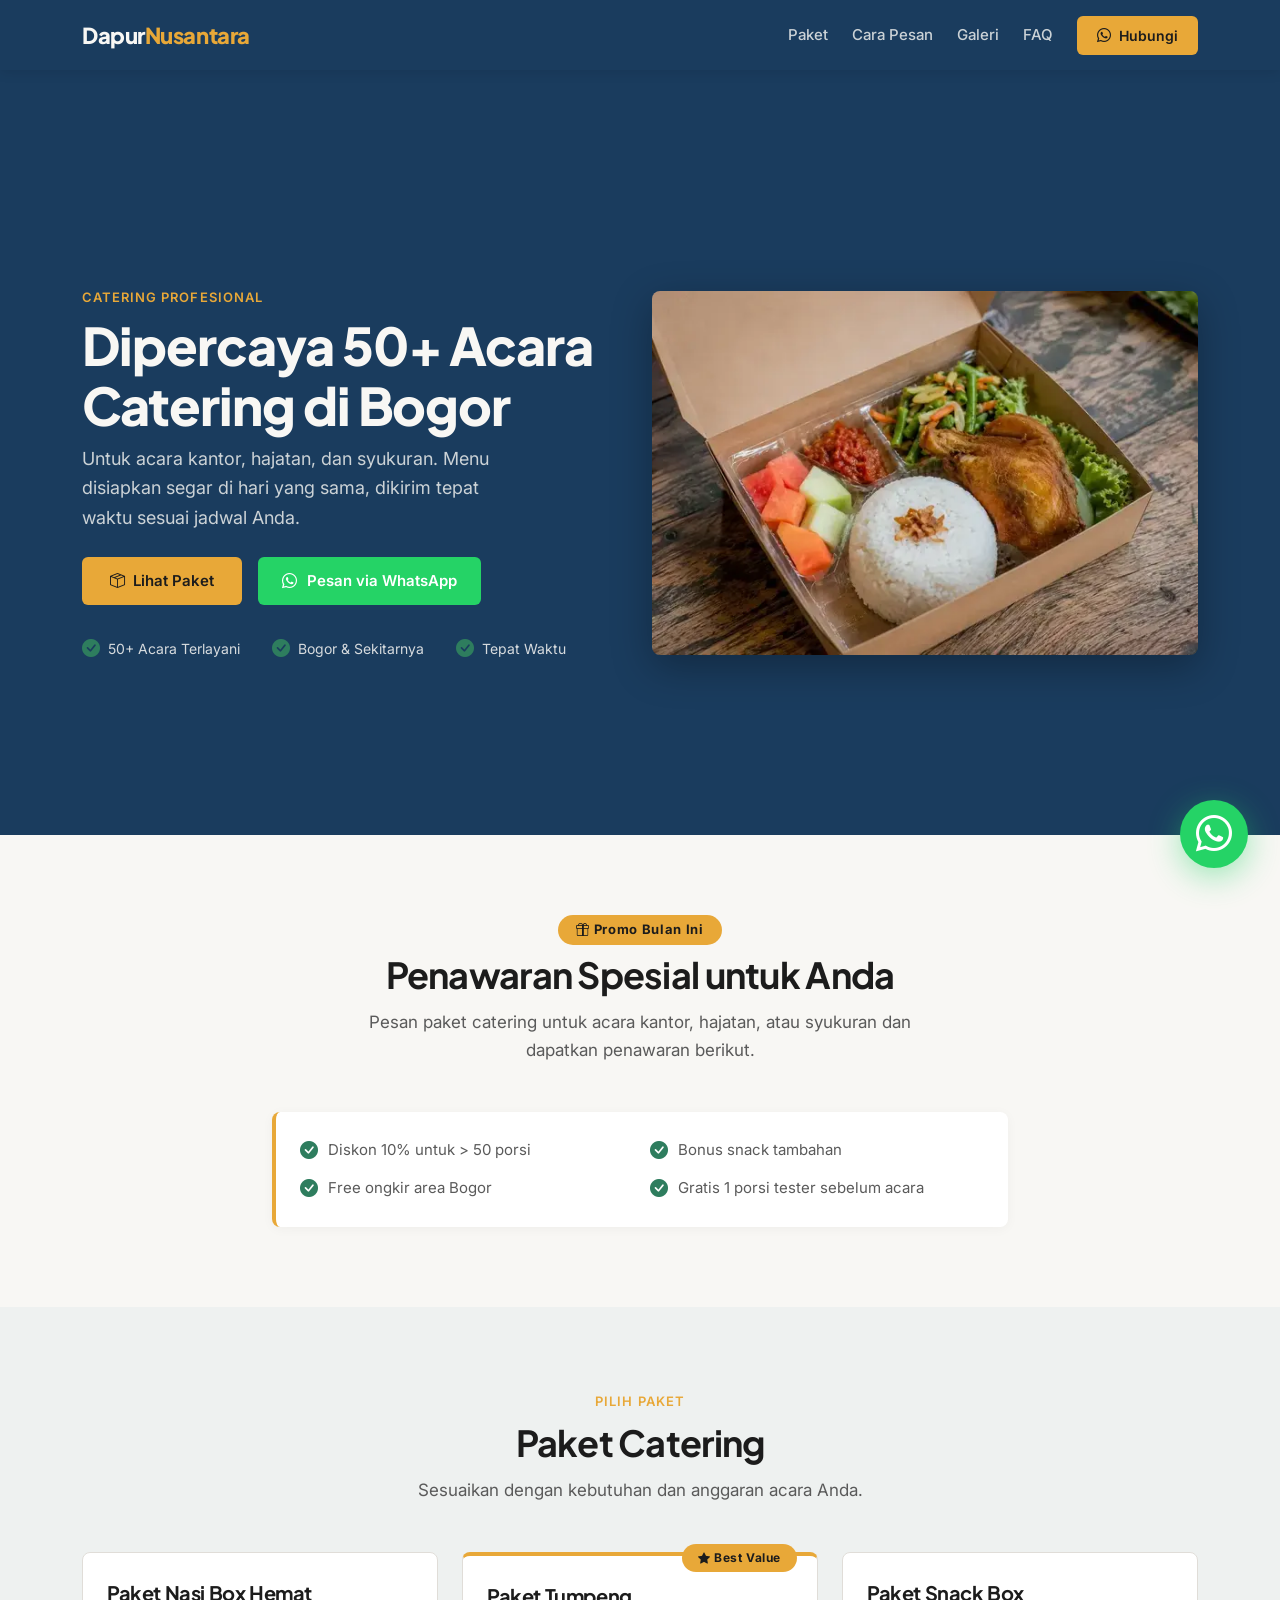
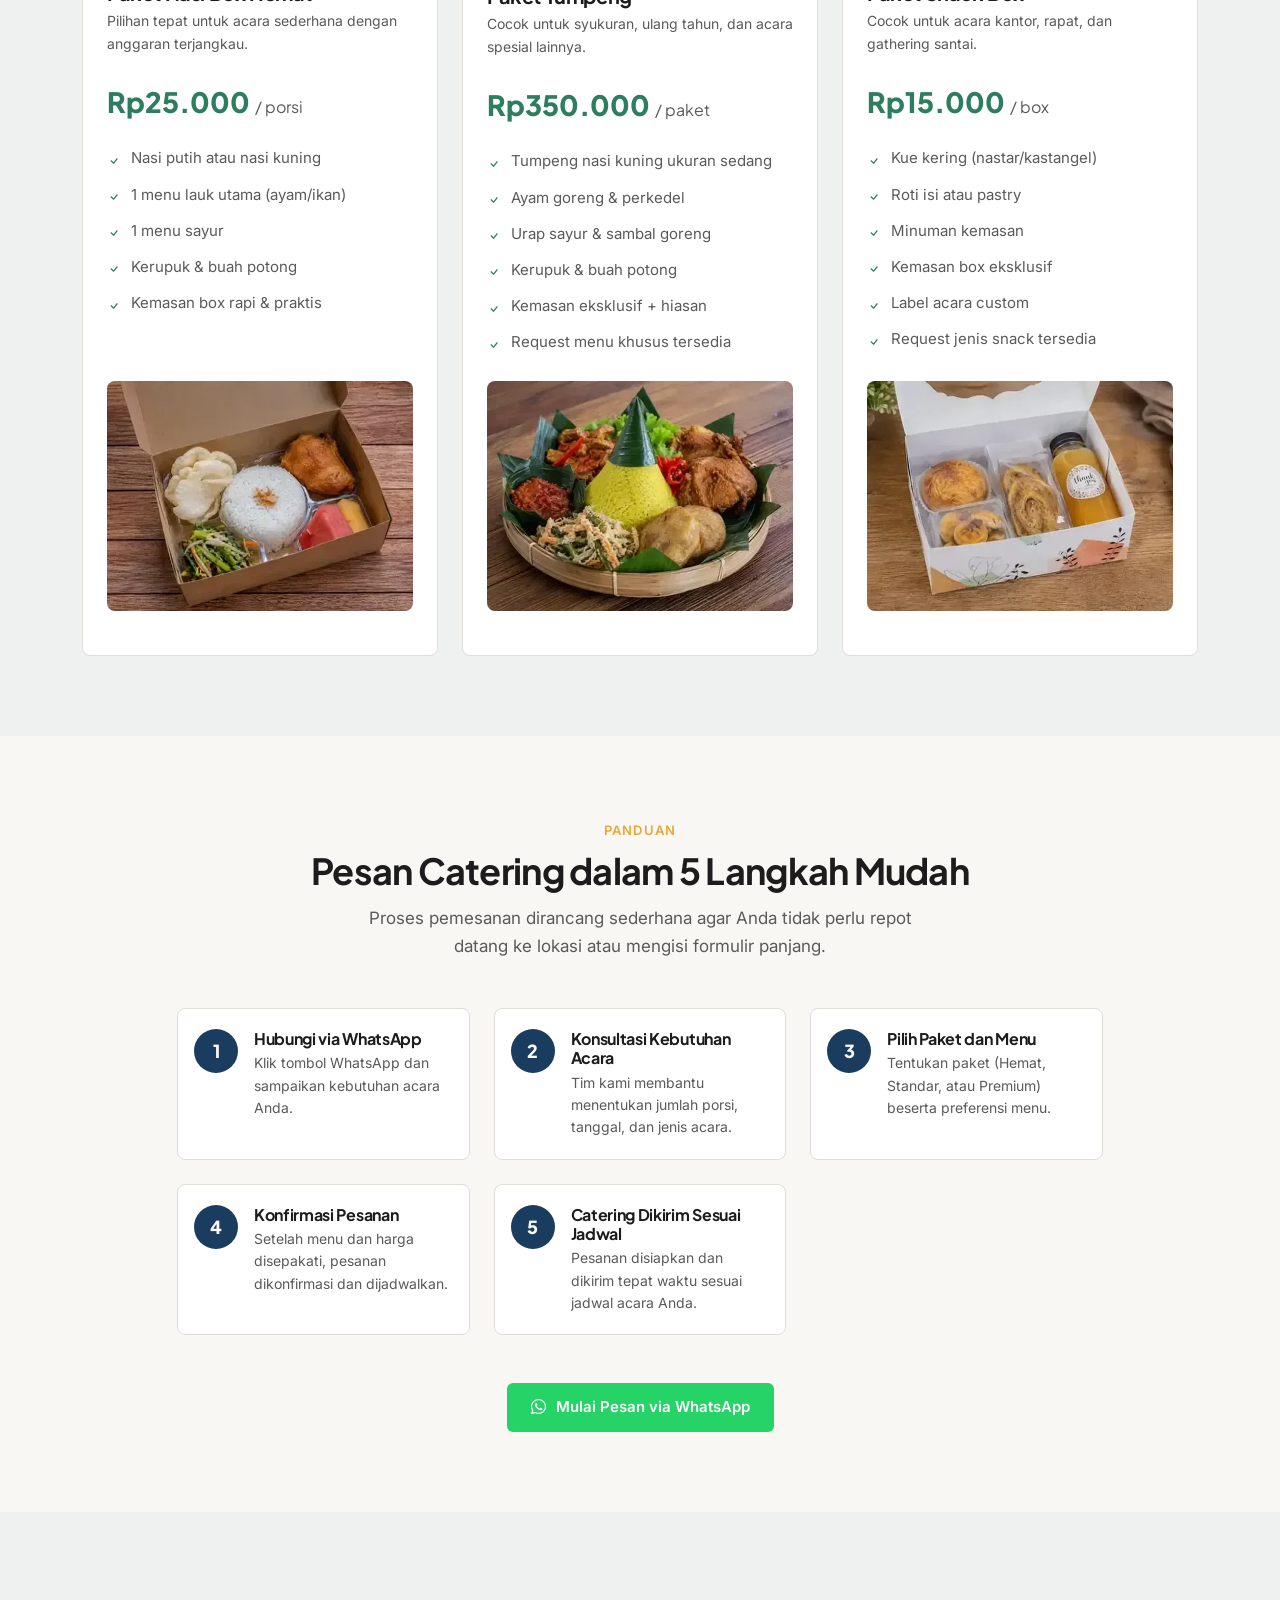
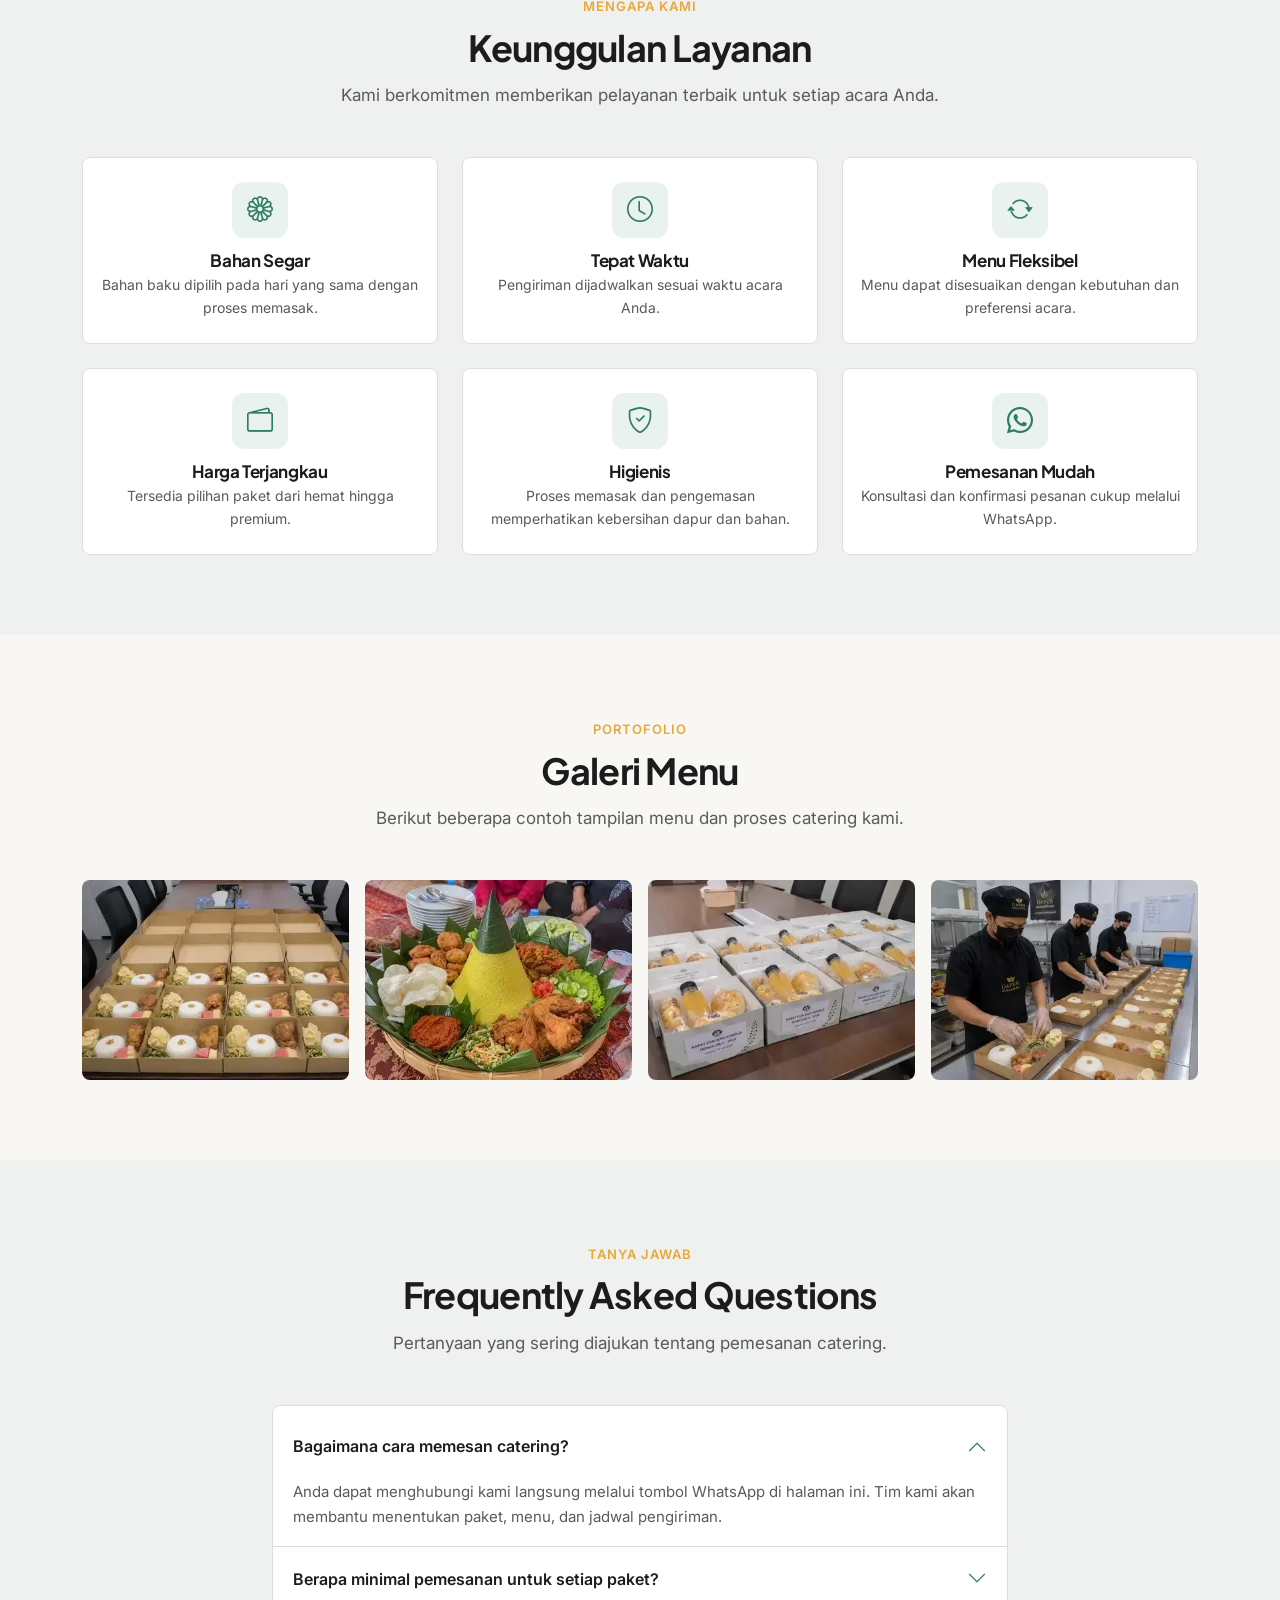
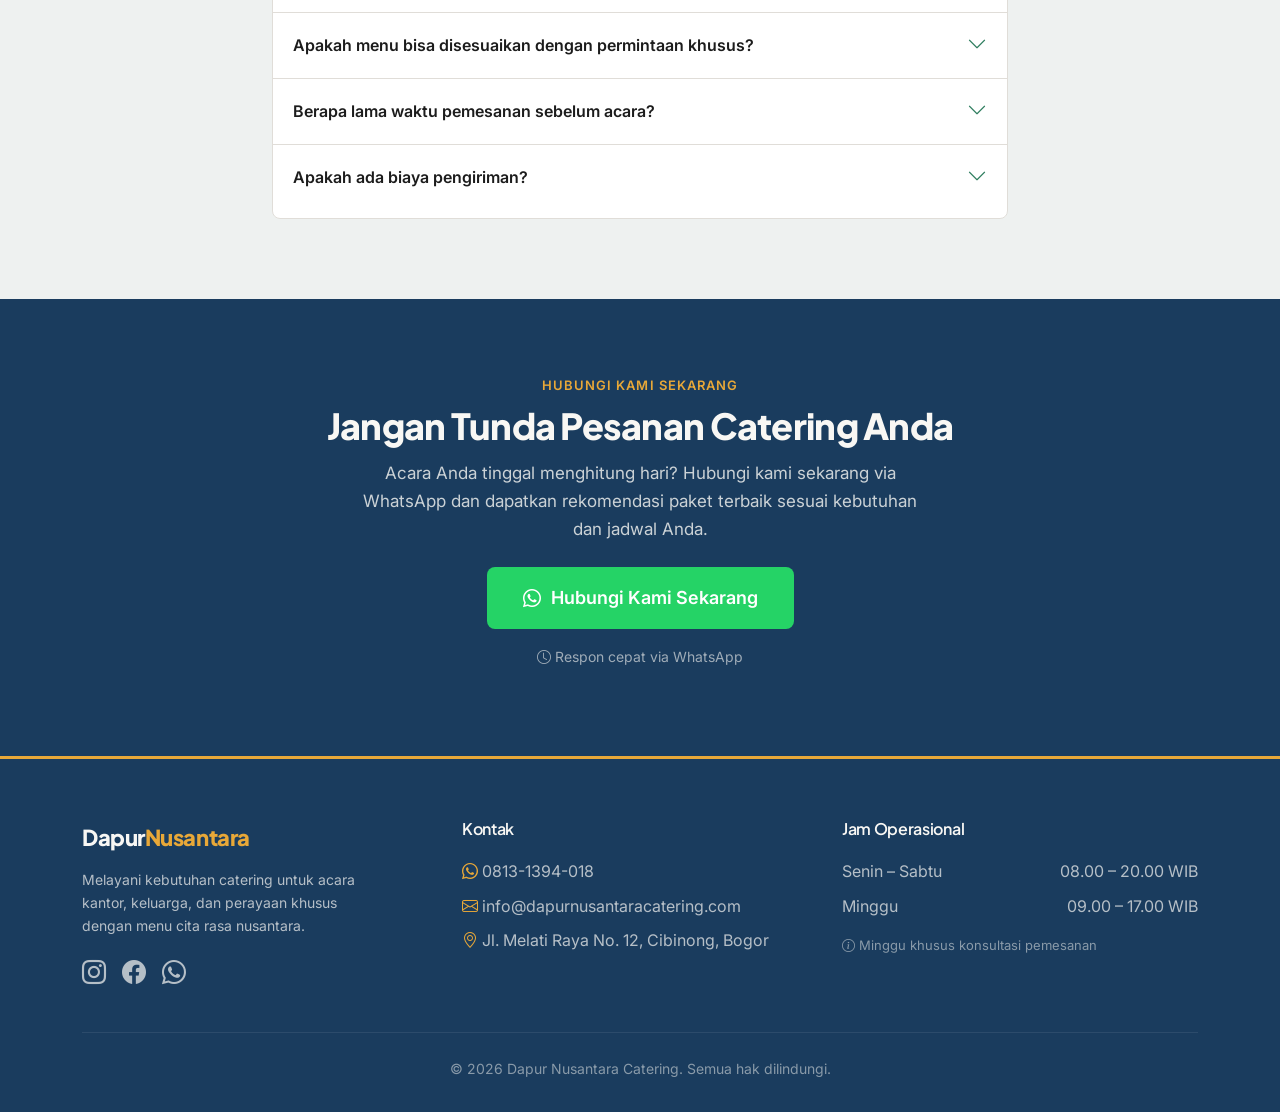
<file: index.html>
<!DOCTYPE html>
<html lang="id">
<head>
    <!-- ============================================================
    META DASAR
    ============================================================ -->
    <meta charset="UTF-8" />
    <meta name="viewport" content="width=device-width, initial-scale=1.0" />
    <meta http-equiv="X-UA-Compatible" content="IE=edge" />

    <!-- ============================================================
    META TITLE & DESCRIPTION — UNIK
    ============================================================ -->
    <title>Dapur Nusantara Catering</title>
    <meta name="description" content="Catering untuk acara kantor, hajatan, dan syukuran. Konsultasi gratis, diskon 10%, pengiriman tepat waktu. Pesan sekarang via WhatsApp!" />
    <meta name="keywords" content="catering, katering, nasi box, catering pernikahan, catering kantor, catering bogor, dapur nusantara, catering hajatan, pesan catering" />
    <meta name="robots" content="index, follow" />
    <meta name="author" content="Dapur Nusantara Catering" />

    <!-- ============================================================
    CANONICAL URL
    ============================================================ -->
    <link rel="canonical" href="https://landingpage.iqbaljdev.my.id/" />

    <!-- ============================================================
    OPEN GRAPH (og:) — untuk share di Facebook, WhatsApp, dll
    ============================================================ -->
    <meta property="og:title" content="Dapur Nusantara Catering — Pesan Catering Praktis via WhatsApp" />
    <meta property="og:description" content="Catering untuk acara kantor, hajatan, dan syukuran. Konsultasi gratis, diskon 10%, pengiriman tepat waktu." />
    <meta property="og:type" content="website" />
    <meta property="og:url" content="https://landingpage.iqbaljdev.my.id/" />
    <meta property="og:image" content="https://landingpage.iqbaljdev.my.id/og-image.jpg" />
    <meta property="og:image:alt" content="Nasi box catering Dapur Nusantara dengan menu lengkap dan tampilan menggugah selera" />
    <meta property="og:image:width" content="1200" />
    <meta property="og:image:height" content="630" />
    <meta property="og:site_name" content="Dapur Nusantara Catering" />
    <meta property="og:locale" content="id_ID" />

    <!-- ============================================================
    TWITTER CARD — fallback untuk share di Twitter/X
    ============================================================ -->
    <meta name="twitter:card" content="summary_large_image" />
    <meta name="twitter:title" content="Dapur Nusantara Catering — Pesan Catering Praktis via WhatsApp" />
    <meta name="twitter:description" content="Catering untuk acara kantor, hajatan, dan syukuran. Konsultasi gratis, diskon 10%, pengiriman tepat waktu." />
    <meta name="twitter:image" content="https://landingpage.iqbaljdev.my.id/og-image.jpg" />
    <meta name="twitter:image:alt" content="Nasi box catering Dapur Nusantara dengan menu lengkap" />

    <!-- ============================================================
    FAVICON — untuk tab browser dan bookmark
    ============================================================ -->
    <!-- Favicon utama (emoji fallback) -->
    <link rel="icon" href="/favicon.ico">
    
    <!-- ============================================================
    SITEMAP — Link ke sitemap.xml
    ============================================================ -->
    <link rel="sitemap" type="application/xml" title="Sitemap" href="https://landingpage.iqbaljdev.my.id/sitemap.xml" />
    
    <!-- Favicon 32x32 (jika ada file gambar) -->
    <!-- <link rel="icon" type="image/png" sizes="32x32" href="/assets/favicon-32x32.png" /> -->
    
    <!-- Favicon 16x16 (jika ada file gambar) -->
    <!-- <link rel="icon" type="image/png" sizes="16x16" href="/assets/favicon-16x16.png" /> -->
    
    <!-- Web App Manifest (untuk PWA) -->
    <!-- <link rel="manifest" href="/site.webmanifest" /> -->

    <!-- ============================================================
    SCHEMA.ORG — LocalBusiness (JSON-LD)
    Data terstruktur untuk Google Search
    ============================================================ -->
    <script type="application/ld+json">
        {
            "@context": "https://schema.org",
            "@type": "LocalBusiness",
            "name": "Dapur Nusantara Catering",
            "description": "Catering untuk acara kantor, hajatan, dan syukuran dengan menu nasi box, tumpeng, dan snack box. Melayani pemesanan via WhatsApp dengan konsultasi gratis.",
            "image": "https://landingpage.iqbaljdev.my.id/og-image.jpg",
            "telephone": "+628131394018",
            "email": "info@dapurnusantaracatering.com",
            "priceRange": "Rp15.000 - Rp350.000",
            "paymentAccepted": "Transfer Bank, E-Wallet",
            "areaServed": {
                "@type": "City",
                "name": "Bogor dan Sekitarnya"
            },
            "address": {
                "@type": "PostalAddress",
                "streetAddress": "Jl. Melati Raya No. 12, Kelurahan Sukamaju",
                "addressLocality": "Cibinong",
                "addressRegion": "Jawa Barat",
                "postalCode": "16912",
                "addressCountry": "ID"
            },
            "geo": {
                "@type": "GeoCoordinates",
                "latitude": "-6.4817",
                "longitude": "106.8542"
            },
            "openingHoursSpecification": [
                {
                    "@type": "OpeningHoursSpecification",
                    "dayOfWeek": ["Monday", "Tuesday", "Wednesday", "Thursday", "Friday", "Saturday"],
                    "opens": "08:00",
                    "closes": "20:00"
                },
                {
                    "@type": "OpeningHoursSpecification",
                    "dayOfWeek": ["Sunday"],
                    "opens": "09:00",
                    "closes": "17:00"
                }
            ],
            "sameAs": [
                "https://wa.me/628131394018",
                "https://www.instagram.com/dapurnusantara",
                "https://www.facebook.com/dapurnusantara"
            ],
            "url": "https://landingpage.iqbaljdev.my.id/"
        }
    </script>

    <!-- ============================================================
    BOOTSTRAP 5 + ICON + FONT
    ============================================================ -->
    <!-- Bootstrap 5 CSS (Lokal) -->
    <link rel="stylesheet" href="/assets/css/bootstrap.min.css" />

    <!-- Bootstrap Icons (Lokal) -->
    <link rel="stylesheet" href="/assets/css/bootstrap-icons.css" media="print" onload="this.media='all'" />
    
    <!-- Google Fonts: Plus Jakarta Sans (heading) + Inter (body) -->
    <link rel="preconnect" href="https://fonts.googleapis.com" />
    <link rel="preconnect" href="https://fonts.gstatic.com" crossorigin />
    <link href="https://fonts.googleapis.com/css2?family=Plus+Jakarta+Sans:wght@600;700;800&family=Inter:wght@400;500;600&display=swap" rel="stylesheet" />

    <link rel="stylesheet" href="/assets/css/style.css" />
</head>
<body>

    <!-- ============================================================
    KONTEN UTAMA
    Semua section akan ditempatkan di sini
    ============================================================ -->

    <!-- ============================================================
    SECTION 1: NAVBAR
    ============================================================ -->
    <nav class="navbar navbar-expand-lg navbar-custom sticky-top" aria-label="Navigasi utama">
        <div class="container">
            <!-- Logo -->
            <a class="navbar-brand" href="https://landingpage.iqbaljdev.my.id/" aria-label="Beranda Dapur Nusantara Catering">
                Dapur<span>Nusantara</span>
            </a>
    
            <!-- Tombol Toggler Mobile -->
            <button class="navbar-toggler" type="button" data-bs-toggle="collapse" data-bs-target="#navMenu"
            aria-controls="navMenu" aria-expanded="false" aria-label="Toggle navigasi">
            <span class="navbar-toggler-icon"></span>
        </button>
    
        <!-- Menu Navigasi -->
        <div class="collapse navbar-collapse" id="navMenu">
            <ul class="navbar-nav ms-auto align-items-lg-center gap-lg-2">
                <li class="nav-item">
                    <a class="nav-link" href="#paket">Paket</a>
                </li>
                <li class="nav-item">
                    <a class="nav-link" href="#cara-pesan">Cara Pesan</a>
                </li>
                <li class="nav-item">
                    <a class="nav-link" href="#galeri">Galeri</a>
                </li>
                <li class="nav-item">
                    <a class="nav-link" href="#faq">FAQ</a>
                </li>
                <li class="nav-item ms-lg-2">
                    <a href="https://wa.me/628131394018?text=Halo%2C%20saya%20ingin%20bertanya%20tentang%20catering"
                    class="btn-nav-cta"
                    target="_blank"
                    rel="noopener noreferrer"
                    aria-label="Hubungi via WhatsApp">
                    <i class="bi bi-whatsapp"></i> Hubungi
                </a>
            </li>
        </ul>
    </div>
    </div>
    </nav>

    <!-- ============================================================
    SECTION 2: HERO
    ============================================================ -->
    <section class="hero-section" id="hero">
        <div class="container">
            <div class="row align-items-center g-4">
                <!-- Kiri: Teks -->
                <div class="col-lg-6">
                    <span class="eyebrow">Catering Profesional</span>
                    <h1>Dipercaya 50+ Acara Catering di Bogor</h1>
                    <p class="hero-sub">
                        Untuk acara kantor, hajatan, dan syukuran. Menu disiapkan segar di hari yang sama, dikirim tepat waktu sesuai jadwal Anda.
                    </p>
                    <div class="d-flex flex-wrap gap-3 hero-buttons">
                        <a href="#paket" class="btn-primary-custom">
                            <i class="bi bi-box-seam"></i> Lihat Paket
                        </a>
                        <a href="https://wa.me/628131394018?text=Halo%2C%20saya%20ingin%20bertanya%20tentang%20catering"
                           class="btn-whatsapp"
                           target="_blank"
                           rel="noopener noreferrer">
                            <i class="bi bi-whatsapp"></i> Pesan via WhatsApp
                        </a>
                    </div>
                    <div class="hero-stat">
                        <span class="hero-stat-item">
                            <i class="bi bi-check-circle-fill"></i> 50+ Acara Terlayani
                        </span>
                        <span class="hero-stat-item">
                            <i class="bi bi-check-circle-fill"></i> Bogor &amp; Sekitarnya
                        </span>
                        <span class="hero-stat-item">
                            <i class="bi bi-check-circle-fill"></i> Tepat Waktu
                        </span>
                    </div>
                </div>
    
                <!-- Kanan: Foto -->
                <div class="col-lg-6 hero-image-wrapper">
                    <img
                        src="/assets/images/hero-nasi-box.webp"
                        alt="Nasi box catering Dapur Nusantara dengan ayam goreng, sayur tumis, sambal, dan buah potong, disajikan rapi untuk acara kantor dan hajatan"
                        loading="lazy"
                        width="600"
                        height="400"
                        class="img-fluid rounded-3"
                    />
                </div>
            </div>
        </div>
    </section>

    <!-- ============================================================
    SECTION 3: PROMO SPESIAL
    ============================================================ -->
    <section class="section-padding" style="background: var(--bg-light);" id="promo">
        <div class="container">
            <div class="text-center mb-5">
                <span class="promo-badge"><i class="bi bi-gift"></i> Promo Bulan Ini</span>
                <h2 class="section-title">Penawaran Spesial untuk Anda</h2>
                <p class="section-subtitle">Pesan paket catering untuk acara kantor, hajatan, atau syukuran dan dapatkan penawaran berikut.</p>
            </div>
            <div class="row justify-content-center">
                <div class="col-lg-8">
                    <div class="promo-highlight reveal">
                        <div class="row g-3">
                            <div class="col-md-6">
                                <ul>
                                    <li><i class="bi bi-check-circle-fill"></i> Diskon 10% untuk &gt; 50 porsi</li>
                                    <li><i class="bi bi-check-circle-fill"></i> Free ongkir area Bogor</li>
                                </ul>
                            </div>
                            <div class="col-md-6">
                                <ul>
                                    <li><i class="bi bi-check-circle-fill"></i> Bonus snack tambahan</li>
                                    <li><i class="bi bi-check-circle-fill"></i> Gratis 1 porsi tester sebelum acara</li>
                                </ul>
                            </div>
                        </div>
<!--                         <div class="text-center mt-4">
    <a href="https://wa.me/628131394018?text=Halo%2C%20saya%20tertarik%20dengan%20promo%20catering"
    class="btn-whatsapp"
    target="_blank"
    rel="noopener noreferrer">
    <i class="bi bi-whatsapp"></i> Tanya Promo via WhatsApp
</a>
                    </div> -->
                </div>
            </div>
        </div>
    </div>
    </section>

    <!-- ============================================================
    SECTION 4: PAKET CATERING
    ============================================================ -->
    <section class="section-padding" style="background: var(--bg-alt);" id="paket">
        <div class="container">
            <div class="text-center mb-5">
                <span class="eyebrow">Pilih Paket</span>
                <h2 class="section-title">Paket Catering</h2>
                <p class="section-subtitle">Sesuaikan dengan kebutuhan dan anggaran acara Anda.</p>
            </div>
            <div class="row g-4">
    
                <!-- ============================================================
                PAKET NASI BOX HEMAT
                ============================================================ -->
                <div class="col-md-4">
                    <div class="card-custom reveal" style="transition-delay: 0s;">
                        <h3 style="font-size:20px; font-weight:700;">Paket Nasi Box Hemat</h3>
                        <p style="font-size:14px; color:var(--text-secondary);">Pilihan tepat untuk acara sederhana dengan anggaran terjangkau.</p>
                        <div class="card-price">Rp25.000 <small>/ porsi</small></div>
                        <ul class="feature-list">
                            <li><i class="bi bi-check"></i> Nasi putih atau nasi kuning</li>
                            <li><i class="bi bi-check"></i> 1 menu lauk utama (ayam/ikan)</li>
                            <li><i class="bi bi-check"></i> 1 menu sayur</li>
                            <li><i class="bi bi-check"></i> Kerupuk &amp; buah potong</li>
                            <li><i class="bi bi-check"></i> Kemasan box rapi &amp; praktis</li>
                        </ul>
                        <img
                            src="/assets/images/paket-nasi-box-hemat.webp"
                            alt="Paket Nasi Box Hemat Dapur Nusantara dengan nasi putih, ayam goreng, sayur tumis, kerupuk, dan buah potong, cocok untuk acara sederhana dan hemat"
                            loading="lazy"
                            width="400"
                            height="300"
                            class="img-fluid rounded-3 mb-3"
                        />
<!--                         <a href="https://wa.me/628131394018?text=Halo%2C%20saya%20tertarik%20Paket%20Nasi%20Box%20Hemat"
   class="btn-whatsapp w-100 justify-content-center"
   target="_blank"
   rel="noopener noreferrer">
    <i class="bi bi-whatsapp"></i> Pesan Paket Nasi Box Hemat
</a> -->
                    </div>
                </div>
                
                <!-- ============================================================
                PAKET TUMPENG
                ============================================================ -->
                <div class="col-md-4">
                    <div class="card-custom card-premium reveal" style="transition-delay: 0s;">
                        <span class="badge-premium"><i class="bi bi-star-fill"></i> Best Value</span>
                        <h3 style="font-size:20px; font-weight:700;">Paket Tumpeng</h3>
                        <p style="font-size:14px; color:var(--text-secondary);">Cocok untuk syukuran, ulang tahun, dan acara spesial lainnya.</p>
                        <div class="card-price">Rp350.000 <small>/ paket</small></div>
                        <ul class="feature-list">
                            <li><i class="bi bi-check"></i> Tumpeng nasi kuning ukuran sedang</li>
                            <li><i class="bi bi-check"></i> Ayam goreng &amp; perkedel</li>
                            <li><i class="bi bi-check"></i> Urap sayur &amp; sambal goreng</li>
                            <li><i class="bi bi-check"></i> Kerupuk &amp; buah potong</li>
                            <li><i class="bi bi-check"></i> Kemasan eksklusif + hiasan</li>
                            <li><i class="bi bi-check"></i> Request menu khusus tersedia</li>
                        </ul>
                        <img
                            src="/assets/images/paket-tumpeng.webp"
                            alt="Paket Tumpeng Dapur Nusantara dengan nasi kuning, ayam goreng, perkedel, urap, dan sambal, cocok untuk syukuran dan ulang tahun"
                            loading="lazy"
                            width="400"
                            height="300"
                            class="img-fluid rounded-3 mb-3"
                        />
<!--                         <a href="https://wa.me/628131394018?text=Halo%2C%20saya%20tertarik%20Paket%20Tumpeng"
   class="btn-whatsapp w-100 justify-content-center"
   target="_blank"
   rel="noopener noreferrer">
    <i class="bi bi-whatsapp"></i> Pesan Paket Tumpeng
</a> -->
                    </div>
                </div>
                
                <!-- ============================================================
                PAKET SNACK BOX
                ============================================================ -->
                <div class="col-md-4">
                    <div class="card-custom reveal" style="transition-delay: 0s;">
                        <h3 style="font-size:20px; font-weight:700;">Paket Snack Box</h3>
                        <p style="font-size:14px; color:var(--text-secondary);">Cocok untuk acara kantor, rapat, dan gathering santai.</p>
                        <div class="card-price">Rp15.000 <small>/ box</small></div>
                        <ul class="feature-list">
                            <li><i class="bi bi-check"></i> Kue kering (nastar/kastangel)</li>
                            <li><i class="bi bi-check"></i> Roti isi atau pastry</li>
                            <li><i class="bi bi-check"></i> Minuman kemasan</li>
                            <li><i class="bi bi-check"></i> Kemasan box eksklusif</li>
                            <li><i class="bi bi-check"></i> Label acara custom</li>
                            <li><i class="bi bi-check"></i> Request jenis snack tersedia</li>
                        </ul>
                        <img
                            src="/assets/images/paket-snack-box.webp"
                            alt="Paket Snack Box Dapur Nusantara berisi kue kering, roti, dan minuman, cocok untuk acara kantor dan rapat"
                            loading="lazy"
                            width="400"
                            height="300"
                            class="img-fluid rounded-3 mb-3"
                        />
<!--                         <a href="https://wa.me/628131394018?text=Halo%2C%20saya%20tertarik%20Paket%20Snack%20Box"
   class="btn-whatsapp w-100 justify-content-center"
   target="_blank"
   rel="noopener noreferrer">
    <i class="bi bi-whatsapp"></i> Pesan Paket Snack Box
</a> -->
                    </div>
                </div>
    
            </div>
        </div>
    </section>


    <!-- ============================================================
    SECTION 5: CARA PEMESANAN
    ============================================================ -->
    <section class="section-padding" style="background: var(--bg-light);" id="cara-pesan">
        <div class="container">
            <div class="text-center mb-5">
                <span class="eyebrow">Panduan</span>
                <h2 class="section-title">Pesan Catering dalam 5 Langkah Mudah</h2>
                <p class="section-subtitle">Proses pemesanan dirancang sederhana agar Anda tidak perlu repot datang ke lokasi atau mengisi formulir panjang.</p>
            </div>
            <div class="row g-4 justify-content-center">
                <div class="col-lg-10">
                    <div class="row g-4">
                        <!-- Langkah 1 -->
                        <div class="col-md-6 col-lg-4">
                            <div class="step-card reveal" style="transition-delay: 0s;">
                                <div class="step-number-wrapper">
                                    <span class="step-number">1</span>
                                </div>
                                <div class="step-content">
                                    <h4>Hubungi via WhatsApp</h4>
                                    <p>Klik tombol WhatsApp dan sampaikan kebutuhan acara Anda.</p>
                                </div>
                            </div>
                        </div>
                        <!-- Langkah 2 -->
                        <div class="col-md-6 col-lg-4">
                            <div class="step-card reveal" style="transition-delay: 0.08s;">
                                <div class="step-number-wrapper">
                                    <span class="step-number">2</span>
                                </div>
                                <div class="step-content">
                                    <h4>Konsultasi Kebutuhan Acara</h4>
                                    <p>Tim kami membantu menentukan jumlah porsi, tanggal, dan jenis acara.</p>
                                </div>
                            </div>
                        </div>
                        <!-- Langkah 3 -->
                        <div class="col-md-6 col-lg-4">
                            <div class="step-card reveal" style="transition-delay: 0.16s;">
                                <div class="step-number-wrapper">
                                    <span class="step-number">3</span>
                                </div>
                                <div class="step-content">
                                    <h4>Pilih Paket dan Menu</h4>
                                    <p>Tentukan paket (Hemat, Standar, atau Premium) beserta preferensi menu.</p>
                                </div>
                            </div>
                        </div>
                        <!-- Langkah 4 -->
                        <div class="col-md-6 col-lg-4">
                            <div class="step-card reveal" style="transition-delay: 0.24s;">
                                <div class="step-number-wrapper">
                                    <span class="step-number">4</span>
                                </div>
                                <div class="step-content">
                                    <h4>Konfirmasi Pesanan</h4>
                                    <p>Setelah menu dan harga disepakati, pesanan dikonfirmasi dan dijadwalkan.</p>
                                </div>
                            </div>
                        </div>
                        <!-- Langkah 5 -->
                        <div class="col-md-6 col-lg-4">
                            <div class="step-card reveal" style="transition-delay: 0.32s;">
                                <div class="step-number-wrapper">
                                    <span class="step-number">5</span>
                                </div>
                                <div class="step-content">
                                    <h4>Catering Dikirim Sesuai Jadwal</h4>
                                    <p>Pesanan disiapkan dan dikirim tepat waktu sesuai jadwal acara Anda.</p>
                                </div>
                            </div>
                        </div>
                    </div>
                    <div class="text-center mt-5">
                        <a href="https://wa.me/628131394018?text=Halo%2C%20saya%20ingin%20pesan%20catering"
                        class="btn-whatsapp"
                        target="_blank"
                        rel="noopener noreferrer">
                        <i class="bi bi-whatsapp"></i> Mulai Pesan via WhatsApp
                    </a>
                </div>
            </div>
        </div>
    </div>
    </section>

    <!-- ============================================================
    SECTION 6: KEUNGGULAN LAYANAN
    ============================================================ -->
    <section class="section-padding" style="background: var(--bg-alt);" id="keunggulan">
        <div class="container">
            <div class="text-center mb-5">
                <span class="eyebrow">Mengapa Kami</span>
                <h2 class="section-title">Keunggulan Layanan</h2>
                <p class="section-subtitle">Kami berkomitmen memberikan pelayanan terbaik untuk setiap acara Anda.</p>
            </div>
            <div class="row g-4">
                <!-- Keunggulan 1: Bahan Segar -->
                <div class="col-6 col-md-4">
                    <div class="keunggulan-card text-center reveal" style="transition-delay: 0s;"> 
                        <div class="keunggulan-icon">
                            <i class="bi bi-flower1"></i>
                        </div>
                        <h4>Bahan Segar</h4>
                        <p>Bahan baku dipilih pada hari yang sama dengan proses memasak.</p>
                    </div>
                </div>
                <!-- Keunggulan 2: Tepat Waktu -->
                <div class="col-6 col-md-4">
                    <div class="keunggulan-card text-center reveal" style="transition-delay: 0s;">
                        <div class="keunggulan-icon">
                            <i class="bi bi-clock"></i>
                        </div>
                        <h4>Tepat Waktu</h4>
                        <p>Pengiriman dijadwalkan sesuai waktu acara Anda.</p>
                    </div>
                </div>
                <!-- Keunggulan 3: Menu Fleksibel -->
                <div class="col-6 col-md-4">
                    <div class="keunggulan-card text-center reveal" style="transition-delay: 0.1s;">
                        <div class="keunggulan-icon">
                            <i class="bi bi-arrow-repeat"></i>
                        </div>
                        <h4>Menu Fleksibel</h4>
                        <p>Menu dapat disesuaikan dengan kebutuhan dan preferensi acara.</p>
                    </div>
                </div>
                <!-- Keunggulan 4: Harga Terjangkau -->
                <div class="col-6 col-md-4">
                    <div class="keunggulan-card text-center reveal" style="transition-delay: 0.1s;">
                        <div class="keunggulan-icon">
                            <i class="bi bi-wallet2"></i>
                        </div>
                        <h4>Harga Terjangkau</h4>
                        <p>Tersedia pilihan paket dari hemat hingga premium.</p>
                    </div>
                </div>
                <!-- Keunggulan 5: Higienis -->
                <div class="col-6 col-md-4">
                    <div class="keunggulan-card text-center reveal" style="transition-delay: 0.2s;"> 
                        <div class="keunggulan-icon">
                            <i class="bi bi-shield-check"></i>
                        </div>
                        <h4>Higienis</h4>
                        <p>Proses memasak dan pengemasan memperhatikan kebersihan dapur dan bahan.</p>
                    </div>
                </div>
                <!-- Keunggulan 6: Pemesanan Mudah -->
                <div class="col-6 col-md-4">
                    <div class="keunggulan-card text-center reveal" style="transition-delay: 0.2s;">
                        <div class="keunggulan-icon">
                            <i class="bi bi-whatsapp"></i>
                        </div>
                        <h4>Pemesanan Mudah</h4>
                        <p>Konsultasi dan konfirmasi pesanan cukup melalui WhatsApp.</p>
                    </div>
                </div>
            </div>
        </div>
    </section>

    <!-- ============================================================
    SECTION 7: GALERI (4 Foto, Grid 2x2)
    ============================================================ -->
    <section class="section-padding" style="background: var(--bg-light);" id="galeri">
        <div class="container">
            <div class="text-center mb-5">
                <span class="eyebrow">Portofolio</span>
                <h2 class="section-title">Galeri Menu</h2>
                <p class="section-subtitle">Berikut beberapa contoh tampilan menu dan proses catering kami.</p>
            </div>
            <div class="row g-3">
                <!-- Foto 1: Dokumentasi Pesanan Paket Nasi Box Hemat -->
                <div class="col-6 col-md-3">
                    <div class="gallery-item reveal" style="transition-delay: 0s;">
                        <img 
                            src="/assets/images/galeri-1-nasi-box-hemat.webp" 
                            alt="Dokumentasi pesanan nasi box hemat Dapur Nusantara untuk acara kantor, berisi nasi putih, ayam goreng, sayur tumis, kerupuk, dan buah potong, dikemas rapi dalam box kertas"
                            loading="lazy"
                            width="400"
                            height="300"
                            class="img-fluid"
                        />
                        <div class="gallery-overlay">Nasi Box Hemat</div>
                    </div>
                </div>
                
                <!-- Foto 2: Dokumentasi Pesanan Paket Tumpeng -->
                <div class="col-6 col-md-3">
                    <div class="gallery-item reveal" style="transition-delay: 0s;">
                        <img 
                            src="/assets/images/galeri-2-tumpeng.webp" 
                            alt="Dokumentasi pesanan tumpeng Dapur Nusantara untuk acara syukuran, nasi kuning dengan ayam goreng, perkedel, urap, sambal, dan kerupuk, disajikan di atas tampah bambu"
                            loading="lazy"
                            width="400"
                            height="300"
                            class="img-fluid"
                        />
                        <div class="gallery-overlay">Paket Tumpeng</div>
                    </div>
                </div>
                
                <!-- Foto 3: Dokumentasi Pesanan Paket Snack Box -->
                <div class="col-6 col-md-3">
                    <div class="gallery-item reveal" style="transition-delay: 0.1s;">
                        <img 
                            src="/assets/images/galeri-3-snack-box.webp" 
                            alt="Dokumentasi pesanan snack box Dapur Nusantara untuk acara rapat kantor, berisi kue kering, roti isi, dan minuman kemasan, dikemas dalam box eksklusif"
                            loading="lazy"
                            width="400"
                            height="300"
                            class="img-fluid"
                        />
                        <div class="gallery-overlay">Snack Box</div>
                    </div>
                </div>
                
                <!-- Foto 4: Proses Pengemasan (Tetap) -->
                <div class="col-6 col-md-3">
                    <div class="gallery-item reveal" style="transition-delay: 0.1s;">
                        <img 
                            src="/assets/images/galeri-4-proses-pengemasan.webp" 
                            alt="Tim Dapur Nusantara sedang menyiapkan dan mengemas pesanan nasi box dengan rapi di dapur bersih, memakai seragam dan masker"
                            loading="lazy"
                            width="400"
                            height="300"
                            class="img-fluid"
                        />
                        <div class="gallery-overlay">Proses Pengemasan</div>
                    </div>
                </div>
            </div>
        </div>
    </section>

    <!-- ============================================================
    SECTION 8: FAQ (5 Pertanyaan)
    ============================================================ -->
    <section class="section-padding" style="background: var(--bg-alt);" id="faq">
        <div class="container">
            <div class="text-center mb-5">
                <span class="eyebrow">Tanya Jawab</span>
                <h2 class="section-title">Frequently Asked Questions</h2>
                <p class="section-subtitle">Pertanyaan yang sering diajukan tentang pemesanan catering.</p>
            </div>
            <div class="row justify-content-center">
                <div class="col-lg-8">
                    <div class="faq-list reveal"> 
                        <!-- FAQ 1 -->
                        <div class="faq-item">
                            <button class="btn-link" type="button" data-bs-toggle="collapse" data-bs-target="#faq1" aria-expanded="true" aria-controls="faq1">
                                <span>Bagaimana cara memesan catering?</span>
                                <i class="bi bi-chevron-down faq-icon"></i>
                            </button>
                            <div class="collapse show" id="faq1">
                                <div class="faq-answer">
                                    Anda dapat menghubungi kami langsung melalui tombol WhatsApp di halaman ini. Tim kami akan membantu menentukan paket, menu, dan jadwal pengiriman.
                                </div>
                            </div>
                        </div>
    
                        <!-- FAQ 2 -->
                        <div class="faq-item">
                            <button class="btn-link collapsed" type="button" data-bs-toggle="collapse" data-bs-target="#faq2" aria-expanded="false" aria-controls="faq2">
                                <span>Berapa minimal pemesanan untuk setiap paket?</span>
                                <i class="bi bi-chevron-down faq-icon"></i>
                            </button>
                            <div class="collapse" id="faq2">
                                <div class="faq-answer">
                                    <ul style="margin:0; padding-left:20px; color:var(--text-secondary);">
                                        <li><strong>Paket Nasi Box:</strong> Minimal 20 porsi</li>
                                        <li><strong>Paket Tumpeng:</strong> Minimal 1 paket (untuk 10-15 orang)</li>
                                        <li><strong>Paket Snack Box:</strong> Minimal 10 box</li>
                                    </ul>
                                    <p style="margin-top:8px; font-size:14px;">Untuk jumlah di bawah minimum, silakan diskusikan via WhatsApp.</p>
                                </div>
                            </div>
                        </div>
    
                        <!-- FAQ 3 -->
                        <div class="faq-item">
                            <button class="btn-link collapsed" type="button" data-bs-toggle="collapse" data-bs-target="#faq3" aria-expanded="false" aria-controls="faq3">
                                <span>Apakah menu bisa disesuaikan dengan permintaan khusus?</span>
                                <i class="bi bi-chevron-down faq-icon"></i>
                            </button>
                            <div class="collapse" id="faq3">
                                <div class="faq-answer">
                                    Bisa. Kami menerima permintaan khusus seperti tingkat kepedasan, pantangan bahan tertentu, atau preferensi menu selama dikonfirmasi saat pemesanan.
                                </div>
                            </div>
                        </div>
    
                        <!-- FAQ 4 -->
                        <div class="faq-item">
                            <button class="btn-link collapsed" type="button" data-bs-toggle="collapse" data-bs-target="#faq4" aria-expanded="false" aria-controls="faq4">
                                <span>Berapa lama waktu pemesanan sebelum acara?</span>
                                <i class="bi bi-chevron-down faq-icon"></i>
                            </button>
                            <div class="collapse" id="faq4">
                                <div class="faq-answer">
                                    Kami menyarankan pemesanan minimal 2 hari sebelum acara untuk memastikan ketersediaan bahan dan jadwal produksi. Untuk acara mendesak, silakan tanyakan ketersediaan via WhatsApp.
                                </div>
                            </div>
                        </div>
    
                        <!-- FAQ 5 -->
                        <div class="faq-item">
                            <button class="btn-link collapsed" type="button" data-bs-toggle="collapse" data-bs-target="#faq5" aria-expanded="false" aria-controls="faq5">
                                <span>Apakah ada biaya pengiriman?</span>
                                <i class="bi bi-chevron-down faq-icon"></i>
                            </button>
                            <div class="collapse" id="faq5">
                                <div class="faq-answer">
                                    Biaya pengiriman menyesuaikan jarak lokasi acara dari dapur kami. Informasi biaya akan disampaikan saat konfirmasi pemesanan.
                                </div>
                            </div>
                        </div>
                    </div>
                </div>
            </div>
        </div>
    </section>

    <!-- ============================================================
    SECTION 9: CTA AKHIR
    ============================================================ -->
    <section class="cta-section" id="cta">
        <div class="container">
            <div class="row justify-content-center">
                <div class="col-lg-8 text-center reveal">
                    <span class="eyebrow" style="color: var(--accent);">Hubungi Kami Sekarang</span>
                    <h2>Jangan Tunda Pesanan Catering Anda</h2>
                    <p>Acara Anda tinggal menghitung hari? Hubungi kami sekarang via WhatsApp dan dapatkan rekomendasi paket terbaik sesuai kebutuhan dan jadwal Anda.</p>
                    <div class="d-flex flex-wrap justify-content-center gap-3 mt-4">
                        <a href="https://wa.me/628131394018?text=Halo%2C%20saya%20ingin%20konsultasi%20catering%20untuk%20acara%20saya"
                           class="btn-whatsapp btn-lg"
                           target="_blank"
                           rel="noopener noreferrer">
                            <i class="bi bi-whatsapp"></i> Hubungi Kami Sekarang
                        </a>
                    </div>
                    <p style="font-size:14px; color: rgba(248,247,244,0.6); margin-top:16px;">
                        <i class="bi bi-clock"></i> Respon cepat via WhatsApp
                    </p>
                </div>
            </div>
        </div>
    </section>

    <!-- ============================================================
    SECTION 10: FOOTER
    ============================================================ -->
    <footer class="footer-section">
        <div class="container">
            <div class="row g-4">
                <!-- Kolom 1: Brand -->
                <div class="col-md-4">
                    <div class="footer-brand">Dapur<span>Nusantara</span></div>
                    <p style="font-size:14px; color: rgba(248,247,244,0.7); margin-top:12px; max-width:280px;">
                        Melayani kebutuhan catering untuk acara kantor, keluarga, dan perayaan khusus dengan menu cita rasa nusantara.
                    </p>
                    <!-- Social Media — sameAs -->
                    <div class="d-flex gap-3 mt-3">
                        <a href="https://www.instagram.com/dapurnusantara" target="_blank" rel="noopener noreferrer" aria-label="Instagram Dapur Nusantara" style="color: rgba(248,247,244,0.7); transition: color 0.2s;">
                            <i class="bi bi-instagram" style="font-size:24px;"></i>
                        </a>
                        <a href="https://www.facebook.com/dapurnusantara" target="_blank" rel="noopener noreferrer" aria-label="Facebook Dapur Nusantara" style="color: rgba(248,247,244,0.7); transition: color 0.2s;">
                            <i class="bi bi-facebook" style="font-size:24px;"></i>
                        </a>
                        <a href="https://wa.me/628131394018" target="_blank" rel="noopener noreferrer" aria-label="WhatsApp Dapur Nusantara" style="color: rgba(248,247,244,0.7); transition: color 0.2s;">
                            <i class="bi bi-whatsapp" style="font-size:24px;"></i>
                        </a>
                    </div>
                </div>
    
                <!-- Kolom 2: Kontak -->
                <div class="col-md-4">
                    <h5>Kontak</h5>
                    <ul style="list-style:none; padding:0; margin:0;">
                        <li style="padding:4px 0;">
                            <i class="bi bi-whatsapp" style="color:var(--accent);"></i>
                            <a href="https://wa.me/628131394018" target="_blank" rel="noopener noreferrer" style="color: rgba(248,247,244,0.7);">
                                0813-1394-018
                            </a>
                        </li>
                        <li style="padding:4px 0;">
                            <i class="bi bi-envelope" style="color:var(--accent);"></i>
                            <a href="mailto:info@dapurnusantaracatering.com" style="color: rgba(248,247,244,0.7);">
                                info@dapurnusantaracatering.com
                            </a>
                        </li>
                        <li style="padding:4px 0;">
                            <i class="bi bi-geo-alt" style="color:var(--accent);"></i>
                            <span style="color: rgba(248,247,244,0.7);">Jl. Melati Raya No. 12, Cibinong, Bogor</span>
                        </li>
                    </ul>
                </div>
    
                <!-- Kolom 3: Jam Operasional -->
                <div class="col-md-4">
                    <h5>Jam Operasional</h5>
                    <ul style="list-style:none; padding:0; margin:0;">
                        <li style="padding:4px 0; display:flex; justify-content:space-between; color: rgba(248,247,244,0.7);">
                            <span>Senin – Sabtu</span>
                            <span>08.00 – 20.00 WIB</span>
                        </li>
                        <li style="padding:4px 0; display:flex; justify-content:space-between; color: rgba(248,247,244,0.7);">
                            <span>Minggu</span>
                            <span>09.00 – 17.00 WIB</span>
                        </li>
                        <li style="padding:4px 0; margin-top:8px; color: rgba(248,247,244,0.5); font-size:13px;">
                            <i class="bi bi-info-circle"></i> Minggu khusus konsultasi pemesanan
                        </li>
                    </ul>
                </div>
            </div>
    
            <!-- Copyright -->
            <div class="footer-divider">
                <p style="margin:0; text-align:center; font-size:14px;">
                    &copy; 2026 Dapur Nusantara Catering. Semua hak dilindungi.
                </p>
            </div>
        </div>
    </footer>

    <!-- ============================================================
    SECTION 11: FLOATING WHATSAPP
    ============================================================ -->
    <a href="https://wa.me/628131394018?text=Halo%2C%20saya%20ingin%20bertanya%20tentang%20catering"
       class="floating-wa"
       target="_blank"
       rel="noopener noreferrer"
       aria-label="Hubungi via WhatsApp">
        <i class="bi bi-whatsapp"></i>
        <span class="tooltip-wa">Chat dengan kami</span>
    </a>

    <!-- ============================================================
    BOOTSTRAP 5 JS Lokal + KUSTOM JS
    ============================================================ -->
    <script src="/assets/js/bootstrap.bundle.min.js" defer></script>
    <script src="/assets/js/script.js" defer></script>
</body>
</html>
</file>
<file: assets/css/style.css>
/* ============================================================
           DESIGN SYSTEM — Dapur Nusantara Catering
           Berdasarkan UI Design Guide (ui-design.md)
           ============================================================ */

/* ---------- VARIABLES ---------- */
:root {
    --primary: #1A3C5E;
    --secondary: #2E7D5E;
    --accent: #E8A838;
    --bg-light: #F8F7F4;
    --bg-alt: #EEF1F0;
    --text-dark: #1C1C1C;
    --text-secondary: #5A5A5A;
    --text-muted: #9A9A9A;
    --border-light: #E0DDD8;
    --whatsapp: #25D366;
    --whatsapp-hover: #1DA851;
    --white: #FFFFFF;
    --off-white: #F8F7F4;
}

/* ---------- RESET / BASE ---------- */
* {
    margin: 0;
    padding: 0;
    box-sizing: border-box;
}

html {
    scroll-behavior: smooth;
}

body {
    font-family: 'Inter', 'Segoe UI', system-ui, sans-serif;
    color: var(--text-dark);
    background: var(--bg-light);
    line-height: 1.65;
    -webkit-font-smoothing: antialiased;
    -moz-osx-font-smoothing: grayscale;
}

h1,
h2,
h3,
h4,
h5 {
    font-family: 'Plus Jakarta Sans', 'Segoe UI', system-ui, sans-serif;
    font-weight: 700;
    letter-spacing: -0.02em;
    color: var(--text-dark);
}

a {
    text-decoration: none;
    color: var(--primary);
    transition: color 0.2s ease;
}

a:hover {
    color: var(--accent);
}

img {
    max-width: 100%;
    height: auto;
    display: block;
}

/* ---------- UTILITY ---------- */
.section-padding {
    padding-block: 80px;
}

@media (max-width: 768px) {
    .section-padding {
        padding-block: 52px;
    }
}

.container-prose {
    max-width: 760px;
    margin-inline: auto;
}

.eyebrow {
    font-family: 'Inter', sans-serif;
    font-weight: 600;
    font-size: 13px;
    letter-spacing: 0.08em;
    text-transform: uppercase;
    color: var(--accent);
    margin-bottom: 8px;
    display: inline-block;
}

.section-title {
    font-size: 36px;
    font-weight: 700;
    margin-bottom: 12px;
}

@media (max-width: 768px) {
    .section-title {
        font-size: 26px;
    }
}

.section-subtitle {
    font-size: 17px;
    color: var(--text-secondary);
    max-width: 600px;
    margin-inline: auto;
}

/* ---------- BUTTONS ---------- */
.btn-primary-custom {
    background-color: var(--accent);
    color: var(--text-dark);
    font-family: 'Inter', sans-serif;
    font-weight: 600;
    font-size: 15px;
    padding: 12px 28px;
    border-radius: 6px;
    border: none;
    transition: background-color 0.2s ease, transform 0.15s ease;
    display: inline-flex;
    align-items: center;
    gap: 8px;
    cursor: pointer;
}
.btn-primary-custom:hover {
    background-color: #D4922A;
    transform: translateY(-1px);
    color: var(--text-dark);
}

.btn-secondary-custom {
    background: transparent;
    color: var(--primary);
    border: 2px solid var(--primary);
    font-family: 'Inter', sans-serif;
    font-weight: 600;
    font-size: 15px;
    padding: 10px 26px;
    border-radius: 6px;
    transition: all 0.2s ease;
    display: inline-flex;
    align-items: center;
    gap: 8px;
    cursor: pointer;
}
.btn-secondary-custom:hover {
    background: var(--primary);
    color: var(--off-white);
}

.btn-whatsapp {
    background-color: var(--whatsapp);
    color: #ffffff;
    font-family: 'Inter', sans-serif;
    font-weight: 600;
    font-size: 15px;
    padding: 12px 24px;
    border-radius: 6px;
    border: none;
    display: inline-flex;
    align-items: center;
    gap: 10px;
    transition: background-color 0.2s ease, transform 0.15s ease;
    cursor: pointer;
}
.btn-whatsapp:hover {
    background-color: var(--whatsapp-hover);
    color: #ffffff;
    transform: translateY(-1px);
}

.btn-whatsapp-outline {
    background: transparent;
    color: var(--whatsapp);
    border: 2px solid var(--whatsapp);
    font-family: 'Inter', sans-serif;
    font-weight: 600;
    font-size: 15px;
    padding: 10px 24px;
    border-radius: 6px;
    transition: all 0.2s ease;
    display: inline-flex;
    align-items: center;
    gap: 10px;
    cursor: pointer;
}
.btn-whatsapp-outline:hover {
    background: var(--whatsapp);
    color: #ffffff;
}

.btn-light-custom {
    background: rgba(255, 255, 255, 0.15);
    color: var(--off-white);
    border: 1px solid rgba(255, 255, 255, 0.25);
    font-family: 'Inter', sans-serif;
    font-weight: 600;
    font-size: 15px;
    padding: 12px 28px;
    border-radius: 6px;
    transition: all 0.2s ease;
    display: inline-flex;
    align-items: center;
    gap: 8px;
    cursor: pointer;
}
.btn-light-custom:hover {
    background: rgba(255, 255, 255, 0.25);
    color: var(--off-white);
}

/* ============================================================
NAVBAR
============================================================ */
.navbar-custom {
    background: var(--primary);
    padding-block: 12px;
    box-shadow: 0 2px 12px rgba(0, 0, 0, 0.10);
    transition: box-shadow 0.25s ease;
}

.navbar-custom.scrolled {
    box-shadow: 0 4px 20px rgba(0, 0, 0, 0.18);
}

.navbar-custom .navbar-brand {
    font-family: 'Plus Jakarta Sans', sans-serif;
    font-weight: 800;
    font-size: 22px;
    color: var(--off-white);
    letter-spacing: -0.02em;
}

.navbar-custom .navbar-brand span {
    color: var(--accent);
}

.navbar-custom .nav-link {
    color: rgba(248, 247, 244, 0.8);
    font-weight: 500;
    font-size: 15px;
    padding-block: 8px;
    transition: color 0.2s ease;
    position: relative;
}

.navbar-custom .nav-link:hover,
.navbar-custom .nav-link:focus,
.navbar-custom .nav-link.active {
    color: var(--accent);
}

.navbar-custom .nav-link::after {
    content: '';
    position: absolute;
    bottom: 2px;
    left: 0;
    width: 0;
    height: 2px;
    background: var(--accent);
    transition: width 0.25s ease;
}

.navbar-custom .nav-link:hover::after,
.navbar-custom .nav-link.active::after {
    width: 100%;
}

.navbar-custom .navbar-toggler {
    border-color: rgba(255, 255, 255, 0.3);
    color: var(--off-white);
    padding: 6px 10px;
}

.navbar-custom .navbar-toggler:focus {
    box-shadow: 0 0 0 3px rgba(232, 168, 56, 0.4);
}

.navbar-custom .navbar-toggler-icon {
    background-image: url("data:image/svg+xml,%3csvg xmlns='http://www.w3.org/2000/svg' viewBox='0 0 30 30'%3e%3cpath stroke='rgba(248,247,244,0.9)' stroke-linecap='round' stroke-miterlimit='10' stroke-width='2' d='M4 7h22M4 15h22M4 23h22'/%3e%3c/svg%3e");
}

.navbar-custom .btn-nav-cta {
    background: var(--accent);
    color: var(--text-dark);
    font-family: 'Inter', sans-serif;
    font-weight: 600;
    font-size: 14px;
    padding: 8px 20px;
    border-radius: 6px;
    transition: background 0.2s ease, transform 0.15s ease;
    display: inline-flex;
    align-items: center;
    gap: 8px;
    border: none;
}

.navbar-custom .btn-nav-cta:hover,
.navbar-custom .btn-nav-cta:focus {
    background: #D4922A;
    color: var(--text-dark);
    transform: translateY(-1px);
}

/* Mobile menu */
@media (max-width: 991.98px) {
    .navbar-custom .navbar-collapse {
        padding-block: 0;
        padding-inline: 8px;
    }

    .navbar-custom .nav-link {
        padding-block: 10px;
        border-bottom: 1px solid rgba(255, 255, 255, 0.05);
    }

    .navbar-custom .nav-link::after {
        display: none;
    }

    .navbar-custom .btn-nav-cta {
        width: 100%;
        justify-content: center;
        margin-top: 16px;
    }
}

/* ============================================================
HERO
============================================================ */
.hero-section {
    background: var(--primary);
    color: var(--off-white);
    min-height: 85vh;
    display: flex;
    align-items: center;
    padding-block: 100px 60px;
}

@media (max-width: 768px) {
    .hero-section {
        min-height: auto;
        padding-block: 80px 48px;
    }
}

.hero-section h1 {
    font-size: 52px;
    font-weight: 800;
    color: var(--off-white);
    line-height: 1.15;
}

@media (max-width: 768px) {
    .hero-section h1 {
        font-size: 32px;
    }
}

.hero-section .hero-sub {
    font-size: 18px;
    color: rgba(248, 247, 244, 0.8);
    max-width: 440px;
    margin-bottom: 24px;
}

.hero-section .hero-stat {
    display: flex;
    gap: 32px;
    margin-top: 28px;
    flex-wrap: wrap;
}

.hero-section .hero-stat-item {
    display: flex;
    align-items: center;
    gap: 8px;
    font-size: 14px;
    color: rgba(248, 247, 244, 0.85);
}

.hero-section .hero-stat-item i {
    color: var(--secondary);
    font-size: 18px;
}

.hero-image-wrapper img {
    border-radius: 12px;
    width: 100%;
    height: auto;
    box-shadow: 0 12px 40px rgba(0, 0, 0, 0.3);
    object-fit: cover;
}

/* Mobile: tombol full width */
@media (max-width: 576px) {
    .hero-stat {
        gap: 16px !important;
    }
    .hero-stat-item {
        font-size: 13px !important;
    }
    .btn-primary-custom,
    .btn-secondary-custom,
    .btn-whatsapp,
    .btn-light-custom {
        width: 100%;
        justify-content: center;
    }
    .hero-buttons .btn {
        width: 100%;
    }
}


.hero-section h1,
.hero-section .hero-sub,
.hero-section .hero-buttons,
.hero-section .hero-stat {
  opacity: 0;
  transform: translateY(16px);
  animation: heroFadeUp 0.6s ease forwards;
}

.hero-section h1 { animation-delay: 0.1s; }
.hero-section .hero-sub { animation-delay: 0.2s; }
.hero-section .hero-buttons { animation-delay: 0.3s; }
.hero-section .hero-stat { animation-delay: 0.4s; }

@keyframes heroFadeUp {
  to {
    opacity: 1;
    transform: translateY(0);
  }
}

@media (prefers-reduced-motion: reduce) {
  .hero-section h1,
  .hero-section .hero-sub,
  .hero-section .hero-buttons,
  .hero-section .hero-stat {
    animation: none;
    opacity: 1;
    transform: none;
  }
}

/* ============================================================
PROMO SPESIAL
============================================================ */
.promo-badge {
    background: var(--accent);
    color: var(--text-dark);
    font-weight: 700;
    font-size: 13px;
    padding: 4px 18px;
    border-radius: 20px;
    display: inline-block;
    letter-spacing: 0.05em;
    margin-bottom: 8px;
}

.promo-highlight {
    background: var(--white);
    border-radius: 8px;
    padding: 20px 24px;
    border-left: 4px solid var(--accent);
    box-shadow: 0 2px 12px rgba(0, 0, 0, 0.04);
}

.promo-highlight ul {
    list-style: none;
    padding: 0;
    margin: 0;
}

.promo-highlight ul li {
    padding: 4px 0;
    display: flex;
    align-items: center;
    gap: 10px;
    font-size: 15px;
    color: var(--text-secondary);
}

.promo-highlight ul li i {
    color: var(--secondary);
    font-size: 18px;
}


/* ============================================================
PAKET CATERING — FIXED PROPORSIONAL + UKURAN MOBILE LEBIH KECIL
============================================================ */

/* ---------- CARD UTAMA ---------- */
.card-custom {
    background: var(--white);
    border: 1px solid var(--border-light);
    border-radius: 8px;
    padding: 28px 24px;
    transition: box-shadow 0.25s ease, transform 0.2s ease;
    height: 100%;
    display: flex;
    flex-direction: column;
}

.card-custom:hover {
    box-shadow: 0 8px 24px rgba(26, 60, 94, 0.10);
    transform: translateY(-3px);
}

/* ---------- HARGA ---------- */
.card-custom .card-price {
    font-family: 'Plus Jakarta Sans', sans-serif;
    font-size: 28px;
    font-weight: 800;
    color: var(--secondary);
    margin: 8px 0 4px;
}

.card-custom .card-price small {
    font-size: 16px;
    font-weight: 400;
    color: var(--text-secondary);
}

/* ---------- GAMBAR — PROPORSIONAL TETAP (DESKTOP) ---------- */
.card-custom img {
    width: 100%;
    height: auto;
    aspect-ratio: 4/3;
    object-fit: cover;
    border-radius: 6px;
    margin-bottom: 16px;
}

/* ---------- JUDUL PAKET ---------- */
.card-custom h3 {
    font-size: 20px !important;
    font-weight: 700;
    margin-bottom: 4px;
}

.card-custom .card-subtitle {
    font-size: 14px;
    color: var(--text-secondary);
    margin-bottom: 8px;
}

/* ---------- FITUR LIST ---------- */
.card-custom .feature-list {
    list-style: none;
    padding: 0;
    margin: 12px 0 20px;
    flex: 1;
}

.card-custom .feature-list li {
    padding: 5px 0;
    font-size: 15px;
    color: var(--text-secondary);
    display: flex;
    align-items: flex-start;
    gap: 10px;
}

.card-custom .feature-list li i {
    color: var(--secondary);
    margin-top: 3px;
    font-size: 14px;
    flex-shrink: 0;
}

/* ---------- TOMBOL ---------- */
.card-custom .btn-whatsapp {
    margin-top: auto;
    width: 100%;
    justify-content: center;
    font-size: 15px;
    padding: 12px 20px;
}

/* ---------- BADGE PREMIUM ---------- */
.card-premium {
    border-top: 4px solid var(--accent);
    position: relative;
}

.card-premium .badge-premium {
    position: absolute;
    top: -12px;
    right: 20px;
    background: var(--accent);
    color: var(--text-dark);
    font-size: 12px;
    font-weight: 700;
    padding: 4px 16px;
    border-radius: 20px;
    letter-spacing: 0.05em;
}

/* ============================================================
RESPONSIVE — TABLET
============================================================ */
@media (max-width: 991.98px) {
    .card-custom {
        padding: 24px 20px;
    }

    .card-custom h3 {
        font-size: 18px !important;
    }

    .card-custom .card-price {
        font-size: 24px;
    }

    .card-custom .card-price small {
        font-size: 14px;
    }

    .card-custom .feature-list li {
        font-size: 14px;
        padding: 4px 0;
    }
}

/* ============================================================
RESPONSIVE — MOBILE (CARD DIPERSINGKAT, TEKS TETAP TERBACA)
============================================================ */
@media (max-width: 576px) {
    .card-custom {
        padding: 18px 16px;
        border-radius: 6px;
    }

    /* GAMBAR — rasio dipersempit khusus mobile, dari 4:3 ke 16:9.
       object-fit: cover akan crop sisi atas/bawah foto secara otomatis;
       pastikan subjek utama (nasi box) berada di tengah frame asli. */
    .card-custom img {
        aspect-ratio: 16/9;
        margin-bottom: 10px;
    }

    /* JUDUL */
    .card-custom h3 {
        font-size: 17px !important;
        margin-bottom: 2px;
    }

    .card-custom .card-subtitle {
        font-size: 13px;
        margin-bottom: 4px;
    }

    /* HARGA */
    .card-custom .card-price {
        font-size: 21px;
        margin: 4px 0 2px;
    }

    .card-custom .card-price small {
        font-size: 12px;
    }

    /* FITUR — spacing dipersempit untuk memotong tinggi total list */
    .card-custom .feature-list {
        margin: 6px 0 12px;
    }

    .card-custom .feature-list li {
        font-size: 13.5px;
        padding: 3px 0;
        gap: 8px;
    }

    .card-custom .feature-list li i {
        font-size: 12px;
        margin-top: 2px;
    }

    /* TOMBOL */
    .card-custom .btn-whatsapp {
        font-size: 14px;
        padding: 9px 16px;
    }

    .card-premium .badge-premium {
        font-size: 11px;
        padding: 3px 14px;
        top: -10px;
        right: 14px;
    }
}


/* ============================================================
CARA PEMESANAN
============================================================ */
.step-card {
    display: flex;
    align-items: flex-start;
    gap: 16px;
    padding: 20px 16px;
    background: var(--white);
    border-radius: 8px;
    border: 1px solid var(--border-light);
    transition: box-shadow 0.25s ease, transform 0.2s ease;
    height: 100%;
}

.step-card:hover {
    box-shadow: 0 4px 16px rgba(26, 60, 94, 0.08);
    transform: translateY(-2px);
}

.step-number-wrapper {
    flex-shrink: 0;
}

.step-number {
    display: inline-flex;
    align-items: center;
    justify-content: center;
    width: 44px;
    height: 44px;
    background: var(--primary);
    color: var(--off-white);
    font-family: 'Plus Jakarta Sans', sans-serif;
    font-weight: 800;
    font-size: 18px;
    border-radius: 50%;
    flex-shrink: 0;
}

.step-content {
    flex: 1;
}

.step-content h4 {
    font-family: 'Plus Jakarta Sans', sans-serif;
    font-size: 16px;
    font-weight: 700;
    color: var(--text-dark);
    margin-bottom: 4px;
}

.step-content p {
    font-size: 14px;
    color: var(--text-secondary);
    line-height: 1.6;
    margin: 0;
}

/* ============================================================
RESPONSIVE — Cara Pemesanan
============================================================ */
@media (max-width: 768px) {
    .step-card {
        padding: 16px 14px;
        gap: 12px;
    }
    
    .step-number {
        width: 38px;
        height: 38px;
        font-size: 15px;
    }
    
    .step-content h4 {
        font-size: 15px;
    }
    
    .step-content p {
        font-size: 13px;
    }
}

@media (max-width: 576px) {
    .step-card {
        padding: 14px 12px;
        gap: 10px;
    }
    
    .step-number {
        width: 34px;
        height: 34px;
        font-size: 14px;
    }
    
    .step-content h4 {
        font-size: 14px;
    }
    
    .step-content p {
        font-size: 13px;
    }
}

/* ============================================================
KEUNGGULAN LAYANAN
============================================================ */
.keunggulan-card {
    padding: 24px 16px;
    background: var(--white);
    border-radius: 8px;
    border: 1px solid var(--border-light);
    transition: box-shadow 0.25s ease, transform 0.2s ease;
    height: 100%;
}

.keunggulan-card:hover {
    box-shadow: 0 4px 16px rgba(26, 60, 94, 0.08);
    transform: translateY(-3px);
}

.keunggulan-icon {
    display: inline-flex;
    align-items: center;
    justify-content: center;
    width: 56px;
    height: 56px;
    background: rgba(46, 125, 94, 0.10);
    border-radius: 12px;
    font-size: 26px;
    color: var(--secondary);
    margin-bottom: 12px;
}

.keunggulan-card h4 {
    font-family: 'Plus Jakarta Sans', sans-serif;
    font-size: 17px;
    font-weight: 700;
    color: var(--text-dark);
    margin-bottom: 4px;
}

.keunggulan-card p {
    font-size: 14px;
    color: var(--text-secondary);
    line-height: 1.6;
    margin: 0;
}

/* ============================================================
RESPONSIVE — Keunggulan
============================================================ */
@media (max-width: 768px) {
    .keunggulan-card {
        padding: 20px 12px;
    }
    
    .keunggulan-icon {
        width: 48px;
        height: 48px;
        font-size: 22px;
        border-radius: 10px;
        margin-bottom: 10px;
    }
    
    .keunggulan-card h4 {
        font-size: 15px;
    }
    
    .keunggulan-card p {
        font-size: 13px;
    }
}

@media (max-width: 576px) {
    .keunggulan-card {
        padding: 16px 10px;
    }
    
    .keunggulan-icon {
        width: 42px;
        height: 42px;
        font-size: 19px;
        border-radius: 8px;
        margin-bottom: 8px;
    }
    
    .keunggulan-card h4 {
        font-size: 14px;
    }
    
    .keunggulan-card p {
        font-size: 12px;
    }
}

/* ============================================================
GALERI — 4 Foto, Grid 2x2
============================================================ */
.gallery-item {
    position: relative;
    overflow: hidden;
    border-radius: 8px;
    aspect-ratio: 4/3;
    background: var(--bg-alt);
    cursor: pointer;
}

.gallery-item img {
    width: 100%;
    height: 100%;
    object-fit: cover;
    transition: transform 0.35s ease;
}

.gallery-item:hover img {
    transform: scale(1.05);
}

.gallery-item .gallery-overlay {
    position: absolute;
    inset: 0;
    background: linear-gradient(to top, rgba(26, 60, 94, 0.7) 0%, transparent 50%);
    opacity: 0;
    transition: opacity 0.25s ease;
    display: flex;
    align-items: flex-end;
    padding: 16px;
    color: var(--white);
    font-size: 14px;
    font-weight: 600;
}

.gallery-item:hover .gallery-overlay {
    opacity: 1;
}

/* ============================================================
RESPONSIVE — Galeri
============================================================ */
/* Tablet: tetap 2 kolom */
@media (max-width: 768px) {
    .gallery-item .gallery-overlay {
        font-size: 13px;
        padding: 12px;
    }
}

/* Mobile: 2 kolom */
@media (max-width: 576px) {
    .gallery-item {
        border-radius: 6px;
    }
    
    .gallery-item .gallery-overlay {
        font-size: 11px;
        padding: 8px 10px;
    }
}

/* ============================================================
FAQ — 5 Pertanyaan
============================================================ */
.faq-list {
    background: var(--white);
    border-radius: 8px;
    padding: 8px 0;
    border: 1px solid var(--border-light);
}

.faq-item {
    border-bottom: 1px solid var(--border-light);
    padding: 0 20px;
}

.faq-item:last-child {
    border-bottom: none;
}

.faq-item .btn-link {
    font-family: 'Inter', sans-serif;
    font-weight: 600;
    font-size: 16px;
    color: var(--text-dark);
    text-decoration: none;
    padding: 16px 0;
    display: flex;
    justify-content: space-between;
    align-items: center;
    width: 100%;
    text-align: left;
    border: none;
    background: transparent;
    gap: 16px;
    cursor: pointer;
}

.faq-item .btn-link:hover {
    color: var(--primary);
}

.faq-item .btn-link .faq-icon {
    font-size: 20px;
    color: var(--secondary);
    transition: transform 0.25s ease;
    flex-shrink: 0;
}

.faq-item .btn-link[aria-expanded="true"] .faq-icon {
    transform: rotate(180deg);
}

.faq-item .faq-answer {
    padding-bottom: 16px;
    font-size: 15px;
    color: var(--text-secondary);
    line-height: 1.7;
}

/* ============================================================
RESPONSIVE — FAQ
============================================================ */
@media (max-width: 576px) {
    .faq-list {
        padding: 4px 0;
        border-radius: 6px;
    }
    
    .faq-item {
        padding: 0 14px;
    }
    
    .faq-item .btn-link {
        font-size: 14px;
        padding: 14px 0;
        gap: 12px;
    }
    
    .faq-item .btn-link .faq-icon {
        font-size: 18px;
    }
    
    .faq-item .faq-answer {
        font-size: 14px;
        padding-bottom: 14px;
    }
}

/* ============================================================
CTA AKHIR
============================================================ */
.cta-section {
    background: var(--primary);
    color: var(--off-white);
    padding-block: 72px;
}

.cta-section h2 {
    color: var(--off-white);
    font-size: 36px;
    font-weight: 800;
    margin-bottom: 12px;
}

.cta-section p {
    color: rgba(248, 247, 244, 0.8);
    font-size: 17px;
    max-width: 560px;
    margin-inline: auto;
}

.cta-section .btn-whatsapp.btn-lg {
    font-size: 18px;
    padding: 16px 36px;
    border-radius: 8px;
}

/* ============================================================
RESPONSIVE — CTA
============================================================ */
@media (max-width: 768px) {
    .cta-section {
        padding-block: 52px;
    }

    .cta-section h2 {
        font-size: 26px;
    }

    .cta-section p {
        font-size: 15px;
    }

    .cta-section .btn-whatsapp.btn-lg {
        font-size: 16px;
        padding: 14px 28px;
        width: 100%;
        justify-content: center;
    }
}

/* ============================================================
FOOTER
============================================================ */
.footer-section {
    background: var(--primary);
    color: rgba(248, 247, 244, 0.8);
    padding-block: 60px 32px;
    border-top: 3px solid var(--accent);
}

.footer-section h5 {
    color: var(--off-white);
    font-weight: 600;
    font-size: 16px;
    margin-bottom: 16px;
}

.footer-section .footer-brand {
    font-family: 'Plus Jakarta Sans', sans-serif;
    font-weight: 800;
    font-size: 22px;
    color: var(--off-white);
    letter-spacing: -0.02em;
}

.footer-section .footer-brand span {
    color: var(--accent);
}

.footer-section a {
    color: rgba(248, 247, 244, 0.7);
    transition: color 0.2s ease;
}

.footer-section a:hover {
    color: var(--accent);
}

.footer-section .footer-divider {
    border-top: 1px solid rgba(255, 255, 255, 0.08);
    margin-top: 40px;
    padding-top: 24px;
    font-size: 14px;
    color: rgba(248, 247, 244, 0.5);
}

/* Social Media Hover */
.footer-section .d-flex.gap-3 a:hover {
    color: var(--accent) !important;
}

/* ============================================================
RESPONSIVE — FOOTER
============================================================ */
@media (max-width: 768px) {
    .footer-section {
        padding-block: 40px 24px;
    }

    .footer-section .footer-brand {
        font-size: 20px;
    }

    .footer-section h5 {
        font-size: 15px;
        margin-top: 8px;
    }

    .footer-section .footer-divider {
        margin-top: 28px;
        padding-top: 20px;
        font-size: 13px;
    }
}

/* ============================================================
FLOATING WHATSAPP — FIXED (Ukuran Lebih Besar + Jarak Aman)
============================================================ */
.floating-wa {
    position: fixed;
    right: 32px;
    bottom: 32px;
    z-index: 9999;
    width: 68px;
    height: 68px;
    background: var(--whatsapp);
    border-radius: 50%;
    display: flex;
    align-items: center;
    justify-content: center;
    box-shadow: 0 8px 32px rgba(37, 211, 102, 0.45);
    transition: transform 0.2s ease, box-shadow 0.2s ease;
    color: var(--white);
    font-size: 36px;
    border: none;
    cursor: pointer;
    text-decoration: none;
}

.floating-wa:hover {
    transform: scale(1.05);
    box-shadow: 0 12px 40px rgba(37, 211, 102, 0.55);
    color: var(--white);
}

.floating-wa:focus {
    outline: 3px solid var(--whatsapp);
    outline-offset: 4px;
}

/* ============================================================
TOOLTIP — Desktop Only
============================================================ */
.floating-wa .tooltip-wa {
    position: absolute;
    right: 80px;
    background: var(--text-dark);
    color: var(--off-white);
    padding: 8px 18px;
    border-radius: 8px;
    font-size: 14px;
    font-weight: 500;
    white-space: nowrap;
    opacity: 0;
    pointer-events: none;
    transition: opacity 0.2s ease;
    font-family: 'Inter', sans-serif;
    box-shadow: 0 4px 12px rgba(0, 0, 0, 0.15);
}

.floating-wa .tooltip-wa::after {
    content: '';
    position: absolute;
    right: -8px;
    top: 50%;
    transform: translateY(-50%);
    border-left: 8px solid var(--text-dark);
    border-top: 8px solid transparent;
    border-bottom: 8px solid transparent;
}

.floating-wa:hover .tooltip-wa {
    opacity: 1;
}

/* ============================================================
RESPONSIVE — Floating WhatsApp
============================================================ */
/* Tablet */
@media (max-width: 768px) {
    .floating-wa {
        right: 24px;
        bottom: 24px;
        width: 60px;
        height: 60px;
        font-size: 30px;
        box-shadow: 0 6px 24px rgba(37, 211, 102, 0.4);
    }
    
    .floating-wa .tooltip-wa {
        display: none;
    }
}

/* Mobile */
@media (max-width: 576px) {
    .floating-wa {
        right: 20px;
        bottom: 20px;
        width: 56px;
        height: 56px;
        font-size: 28px;
        box-shadow: 0 4px 20px rgba(37, 211, 102, 0.35);
    }
}

@media (max-width: 992px) {
    .floating-wa .tooltip-wa {
        display: none;
    }
}

.reveal {
  opacity: 0;
  transform: translateY(24px);
  transition: opacity 0.6s ease, transform 0.6s ease;
}

.reveal-active {
  opacity: 1;
  transform: translateY(0);
}

@media (prefers-reduced-motion: reduce) {
  .reveal {
    opacity: 1;
    transform: none;
    transition: none;
  }
}
</file>
